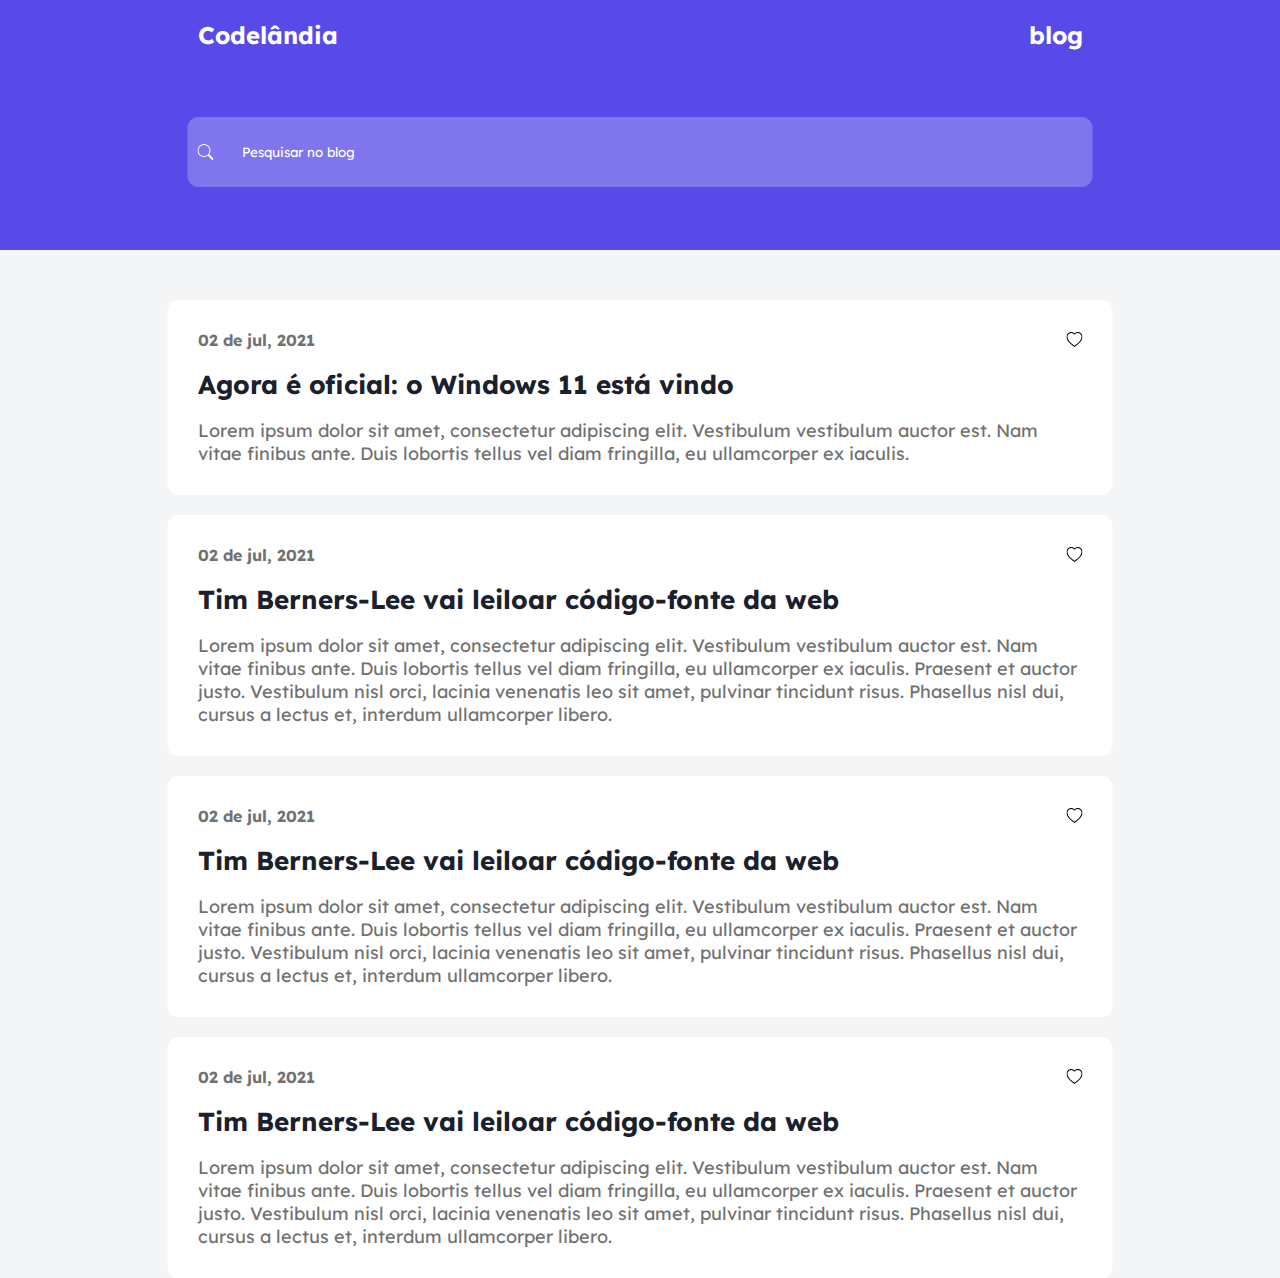
<file: Desafio 1/index.html>
<!DOCTYPE html>
<html lang="pt-br">

<head>
    <meta charset="UTF-8">
    <link rel="preconnect" href="https://fonts.googleapis.com">
    <link rel="preconnect" href="https://fonts.gstatic.com" crossorigin>
    <link href="https://fonts.googleapis.com/css2?family=Lexend+Deca:wght@200&display=swap" rel="stylesheet">
    <meta name="viewport" content="width=device-width, initial-scale=1.0">
    <link rel="stylesheet" href="style.css">
    <title>Desafio 1</title>
</head>

<body>
    <div class="nav-bar">
        <div class="name">
            <h1>Codelândia</h1>
            <h1>blog</h1>
        </div>
        <div class="input">

            <svg xmlns="http://www.w3.org/2000/svg" width="16" height="16" fill="currentColor" class="bi bi-search"
                viewBox="0 0 16 16" color="white" backgroud-color="#3d33ab">
                <path
                    d="M11.742 10.344a6.5 6.5 0 1 0-1.397 1.398h-.001c.03.04.062.078.098.115l3.85 3.85a1 1 0 0 0 1.415-1.414l-3.85-3.85a1.007 1.007 0 0 0-.115-.1zM12 6.5a5.5 5.5 0 1 1-11 0 5.5 5.5 0 0 1 11 0z" />
            </svg>
            <input type="text" placeholder="Pesquisar no blog">
        </div>

    </div>
    <div class="texto1">
        <div class="data">
            <h4>02 de jul, 2021</h4>
            <svg xmlns="http://www.w3.org/2000/svg" width="16" height="16" fill="currentColor" class="bi bi-heart"
                viewBox="0 0 16 16">
                <path
                    d="m8 2.748-.717-.737C5.6.281 2.514.878 1.4 3.053c-.523 1.023-.641 2.5.314 4.385.92 1.815 2.834 3.989 6.286 6.357 3.452-2.368 5.365-4.542 6.286-6.357.955-1.886.838-3.362.314-4.385C13.486.878 10.4.28 8.717 2.01L8 2.748zM8 15C-7.333 4.868 3.279-3.04 7.824 1.143c.06.055.119.112.176.171a3.12 3.12 0 0 1 .176-.17C12.72-3.042 23.333 4.867 8 15z" />
            </svg>
        </div>
        <br>
        <div>
            <h1>Agora é oficial: o Windows 11 está vindo</h1>
            <br>
            <p>Lorem ipsum dolor sit amet, consectetur adipiscing elit. Vestibulum vestibulum auctor est. Nam vitae
                finibus ante. Duis lobortis tellus vel diam fringilla, eu ullamcorper ex iaculis.</p>
        </div>


    </div>
    <div class="texto1">
        <div class="data">
            <h4>02 de jul, 2021</h4>
            <svg xmlns="http://www.w3.org/2000/svg" width="16" height="16" fill="currentColor" class="bi bi-heart"
                viewBox="0 0 16 16">
                <path
                    d="m8 2.748-.717-.737C5.6.281 2.514.878 1.4 3.053c-.523 1.023-.641 2.5.314 4.385.92 1.815 2.834 3.989 6.286 6.357 3.452-2.368 5.365-4.542 6.286-6.357.955-1.886.838-3.362.314-4.385C13.486.878 10.4.28 8.717 2.01L8 2.748zM8 15C-7.333 4.868 3.279-3.04 7.824 1.143c.06.055.119.112.176.171a3.12 3.12 0 0 1 .176-.17C12.72-3.042 23.333 4.867 8 15z" />
            </svg>
        </div>
        <br>
        <div>
            <h1>Tim Berners-Lee vai leiloar código-fonte da web</h1>
            <br>
            <p>Lorem ipsum dolor sit amet, consectetur adipiscing elit. Vestibulum vestibulum auctor est. Nam vitae finibus ante. Duis lobortis tellus vel diam fringilla, eu ullamcorper ex iaculis. Praesent et auctor justo. Vestibulum nisl orci, lacinia venenatis leo sit amet, pulvinar tincidunt risus. Phasellus nisl dui, cursus a lectus et, interdum ullamcorper libero.</p>
        </div>
    </div>

    <div class="texto1">
        <div class="data">
            <h4>02 de jul, 2021</h4>
            <svg xmlns="http://www.w3.org/2000/svg" width="16" height="16" fill="currentColor" class="bi bi-heart"
                viewBox="0 0 16 16">
                <path
                    d="m8 2.748-.717-.737C5.6.281 2.514.878 1.4 3.053c-.523 1.023-.641 2.5.314 4.385.92 1.815 2.834 3.989 6.286 6.357 3.452-2.368 5.365-4.542 6.286-6.357.955-1.886.838-3.362.314-4.385C13.486.878 10.4.28 8.717 2.01L8 2.748zM8 15C-7.333 4.868 3.279-3.04 7.824 1.143c.06.055.119.112.176.171a3.12 3.12 0 0 1 .176-.17C12.72-3.042 23.333 4.867 8 15z" />
            </svg>
        </div>
        <br>
        <div>
            <h1>Tim Berners-Lee vai leiloar código-fonte da web</h1>
            <br>
            <p>Lorem ipsum dolor sit amet, consectetur adipiscing elit. Vestibulum vestibulum auctor est. Nam vitae finibus ante. Duis lobortis tellus vel diam fringilla, eu ullamcorper ex iaculis. Praesent et auctor justo. Vestibulum nisl orci, lacinia venenatis leo sit amet, pulvinar tincidunt risus. Phasellus nisl dui, cursus a lectus et, interdum ullamcorper libero.</p>
        </div>
    </div>

    <div class="texto1">
        <div class="data">
            <h4>02 de jul, 2021</h4>
            <svg xmlns="http://www.w3.org/2000/svg" width="16" height="16" fill="currentColor" class="bi bi-heart"
                viewBox="0 0 16 16">
                <path
                    d="m8 2.748-.717-.737C5.6.281 2.514.878 1.4 3.053c-.523 1.023-.641 2.5.314 4.385.92 1.815 2.834 3.989 6.286 6.357 3.452-2.368 5.365-4.542 6.286-6.357.955-1.886.838-3.362.314-4.385C13.486.878 10.4.28 8.717 2.01L8 2.748zM8 15C-7.333 4.868 3.279-3.04 7.824 1.143c.06.055.119.112.176.171a3.12 3.12 0 0 1 .176-.17C12.72-3.042 23.333 4.867 8 15z" />
            </svg>
        </div>
        <br>
        <div>
            <h1>Tim Berners-Lee vai leiloar código-fonte da web</h1>
            <br>
            <p>Lorem ipsum dolor sit amet, consectetur adipiscing elit. Vestibulum vestibulum auctor est. Nam vitae finibus ante. Duis lobortis tellus vel diam fringilla, eu ullamcorper ex iaculis. Praesent et auctor justo. Vestibulum nisl orci, lacinia venenatis leo sit amet, pulvinar tincidunt risus. Phasellus nisl dui, cursus a lectus et, interdum ullamcorper libero.</p>
        </div>
    </div>

</body>

</html>
</file>
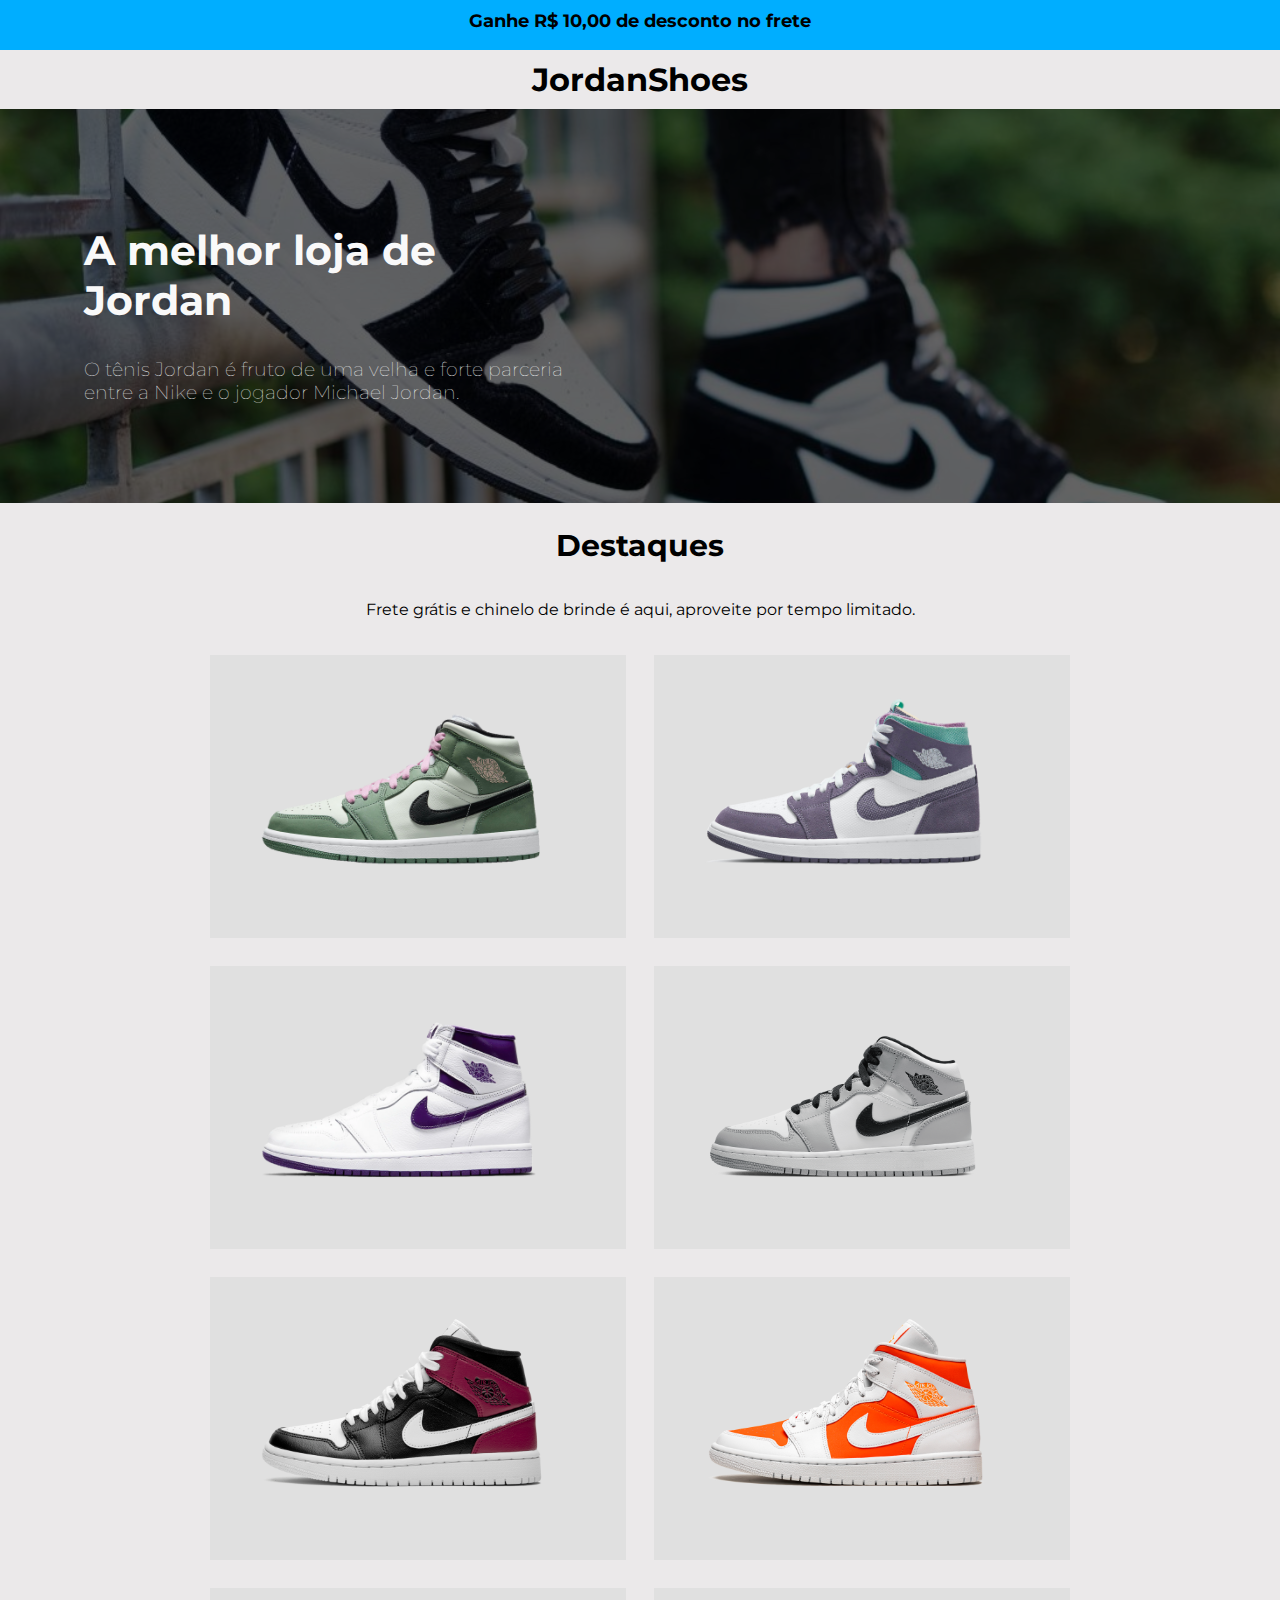
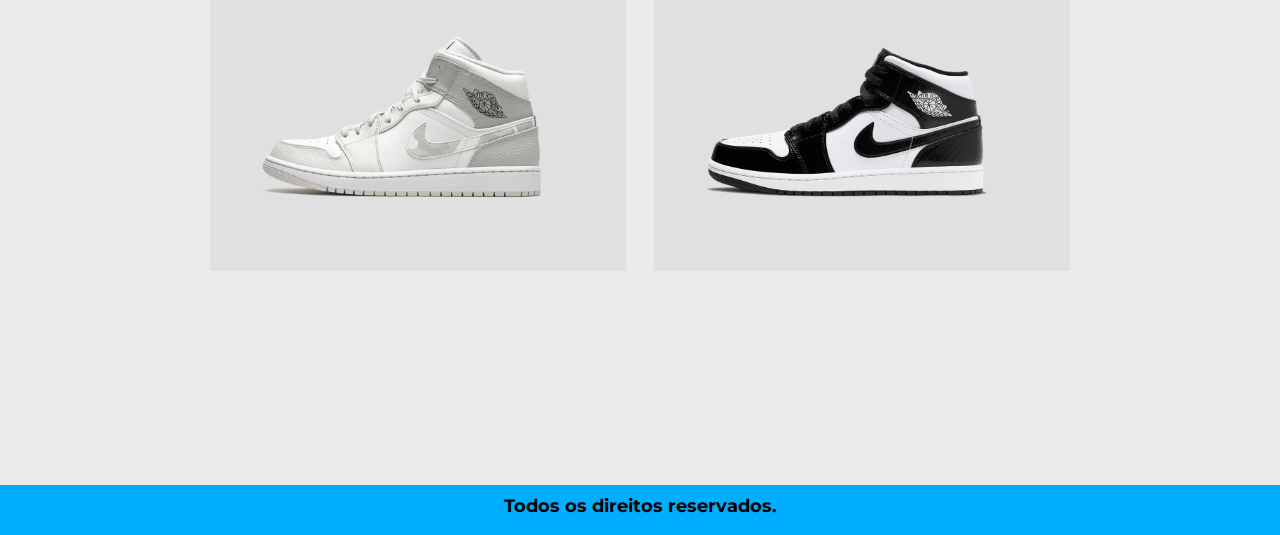
<file: Desafio 2/index.html>
<!DOCTYPE html>
<html lang="pt-br">
<head>
    <meta charset="UTF-8">
    <meta name="viewport" content="width=device-width, initial-scale=1.0">
    <link rel="stylesheet" href="style.css">
    <link rel="preconnect" href="https://fonts.googleapis.com">
    <link rel="preconnect" href="https://fonts.gstatic.com" crossorigin>
    <link href="https://fonts.googleapis.com/css2?family=Montserrat:wght@500&display=swap" rel="stylesheet">
    <title>Desafio 2</title>
</head>
<body>
    <div class="nav-1">
        <h3>Ganhe R$ 10,00 de desconto no frete</h3>
    </div>
    <div class="txt-1">
        <h1>JordanShoes</h1>
    </div>
    <div class="nav-princ">
        <h1>A melhor loja de Jordan</h1>
        <p>O tênis Jordan é fruto de uma velha e forte parceria <br> entre a Nike e o jogador Michael Jordan.</p>
    </div>

    <div class="txt-2">
        <h1>Destaques</h1>
        <p>Frete grátis e chinelo de brinde é aqui, aproveite por tempo limitado. </p>
    </div> 

    <div class="corpo">
        <div class="tenis">
            <img src="img/1.png" alt="">
        </div>
        <div class="tenis">
            <img src="img/2.png" alt="">
        </div>
        <div class="tenis">
            <img src="img/3.png" alt="">
        </div>
        <div class="tenis">
            <img src="img/4.png" alt="">
        </div>
        <div class="tenis">
            <img src="img/5.png" alt="">
        </div>
        <div class="tenis">
            <img src="img/6.png" alt="">
        </div>
        <div class="tenis">
            <img src="img/7.png" alt="">
        </div>
        <div class="tenis">
            <img src="img/8.png" alt="">
        </div>
    </div>

    <div class="rodape">
        <h3>Todos os direitos reservados.</h3>
    </div>
</div>
</body>
</html>
</file>
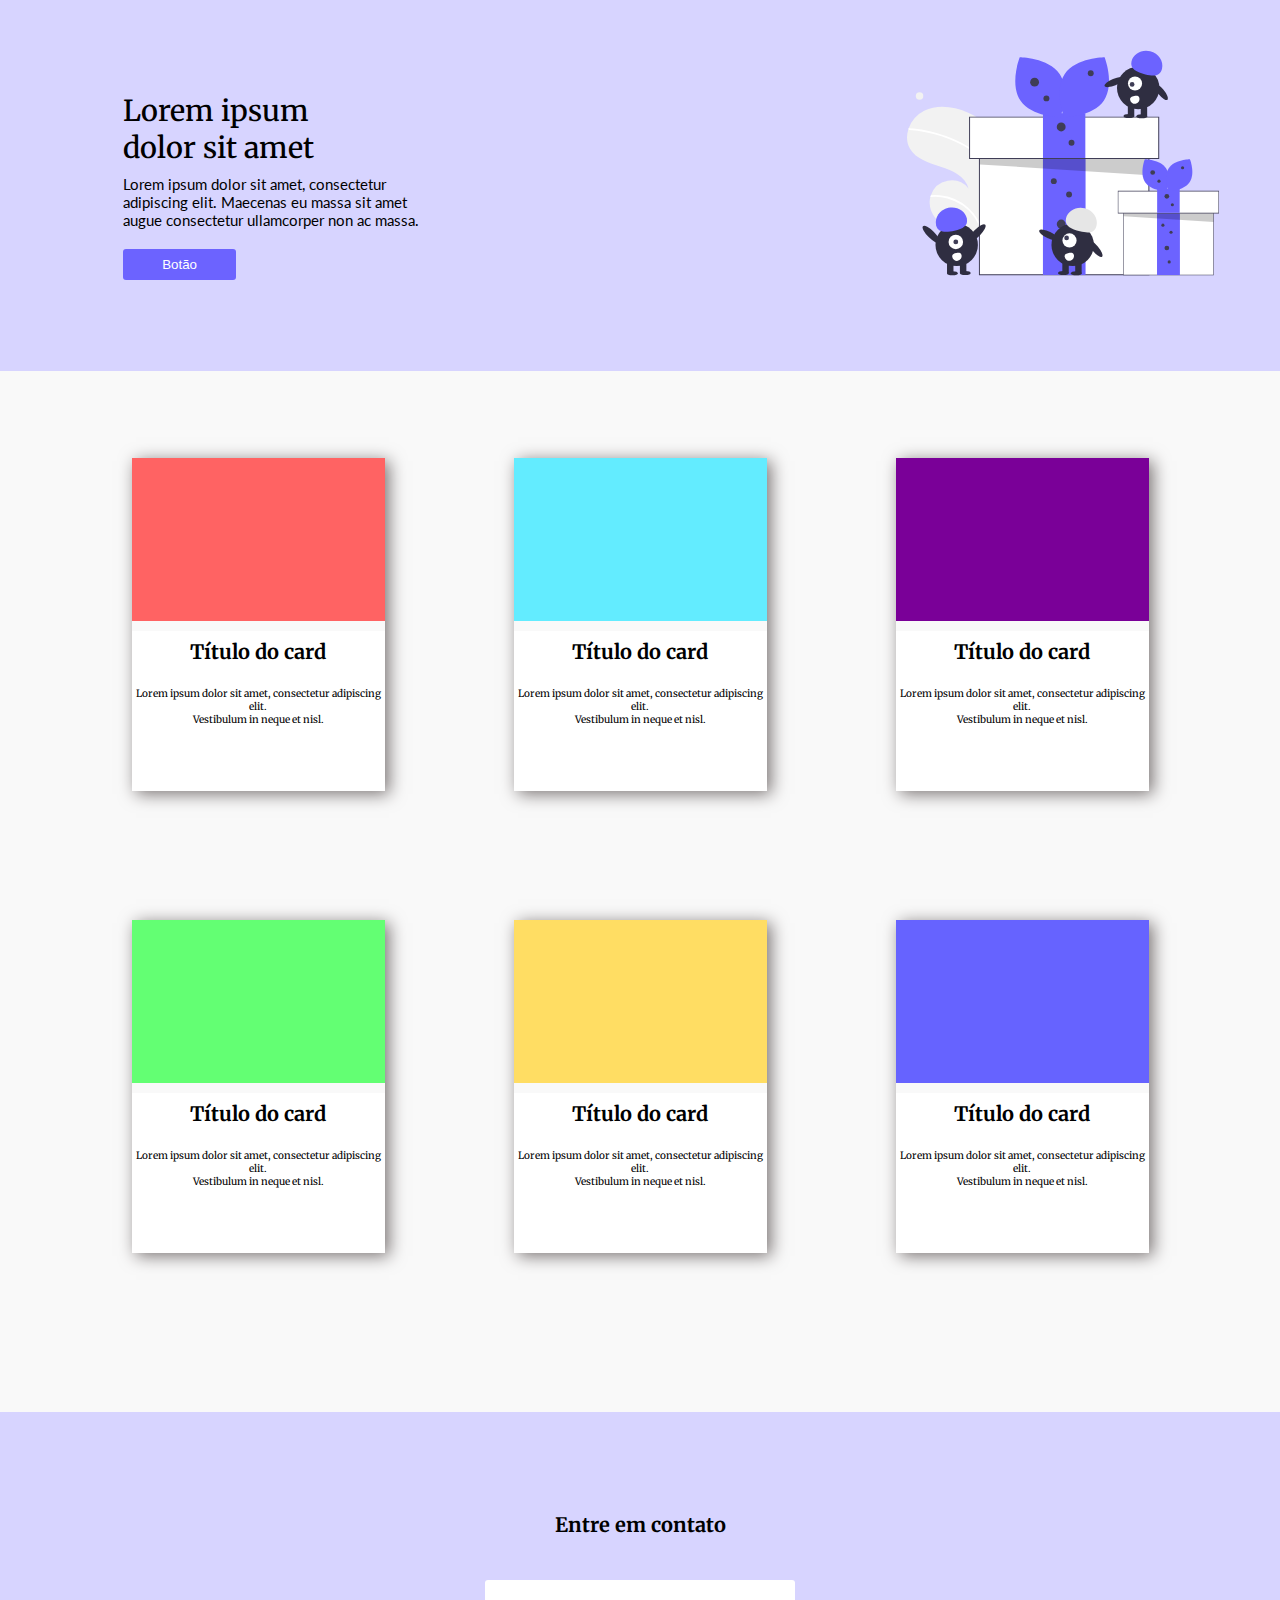
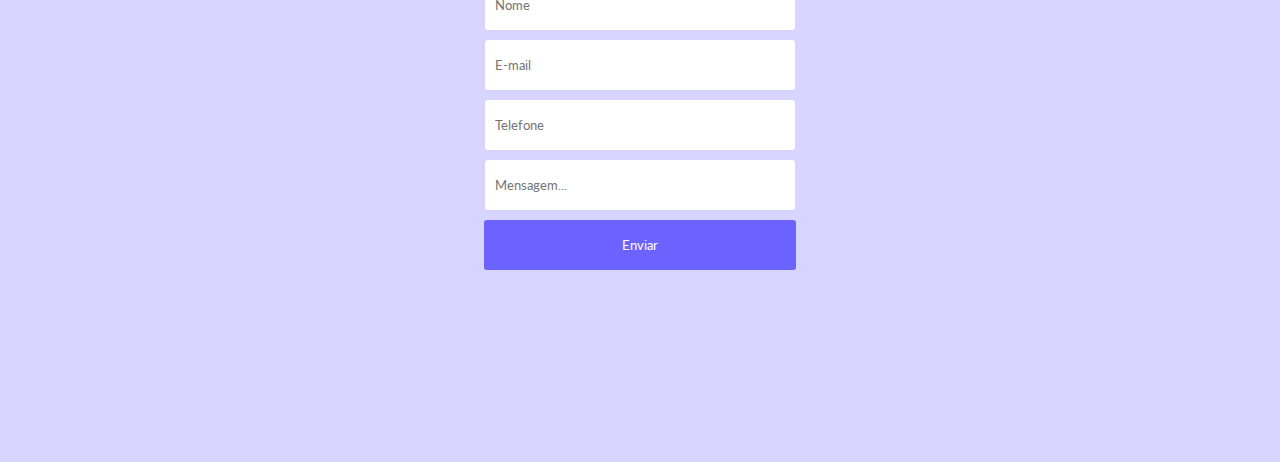
<file: Desafio 3/index.html>
<!DOCTYPE html>
<html lang="pt-br">

<head>
    <link rel="preconnect" href="https://fonts.googleapis.com">
    <link rel="preconnect" href="https://fonts.gstatic.com" crossorigin>
    <link
        href="https://fonts.googleapis.com/css2?family=Lato:wght@300&family=Merriweather:wght@300;400&family=Montserrat:wght@200&display=swap"
        rel="stylesheet">

    <link rel="preconnect" href="https://fonts.googleapis.com">
    <link rel="preconnect" href="https://fonts.gstatic.com" crossorigin>
    <link href="https://fonts.googleapis.com/css2?family=Lato:wght@300&family=Merriweather:wght@300;400&display=swap"
        rel="stylesheet">

    <link rel="stylesheet" href="style.css">
    <meta charset="UTF-8">
    <meta name="viewport" content="width=device-width, initial-scale=1.0">
    <title>Document</title>
</head>

<body>
    <div class="nav-bar">
        <div class="texto">
            <h1>Lorem ipsum dolor sit amet</h1>
            <p>Lorem ipsum dolor sit amet, consectetur adipiscing elit. Maecenas eu massa sit amet <br> augue
                consectetur ullamcorper non ac massa.</p>
            <button>Botão</button>
        </div>
        <img src="img/illustration.svg" alt="">
    </div>

    <div class="cards">
        <div class="card1">
            <div id="vermelho" class="cor"></div>
            <div class="texto-card">
                <h1>Título do card</h1>
                <p>Lorem ipsum dolor sit amet, consectetur adipiscing elit. <br> Vestibulum in neque et nisl.</p>
            </div>
        </div>
        <div class="card1">
            <div id="azul-claro" class="cor"></div>
            <div class="texto-card">
                <h1>Título do card</h1>
                <p>Lorem ipsum dolor sit amet, consectetur adipiscing elit. <br> Vestibulum in neque et nisl.</p>
            </div>
        </div>
        <div class="card1">
            <div id="roxo" class="cor"></div>
            <div class="texto-card">
                <h1>Título do card</h1>
                <p>Lorem ipsum dolor sit amet, consectetur adipiscing elit. <br> Vestibulum in neque et nisl.</p>
            </div>
        </div>
        <div class="card1">
            <div id="verde" class="cor"></div>
            <div class="texto-card">
                <h1>Título do card</h1>
                <p>Lorem ipsum dolor sit amet, consectetur adipiscing elit. <br> Vestibulum in neque et nisl.</p>
            </div>
        </div>
        <div class="card1">
            <div id="amarelo" class="cor"></div>
            <div class="texto-card">
                <h1>Título do card</h1>
                <p>Lorem ipsum dolor sit amet, consectetur adipiscing elit. <br> Vestibulum in neque et nisl.</p>
            </div>
        </div>

        <div class="card1">
            <div id="azul-escuro" class="cor"></div>
            <div class="texto-card">
                <h1>Título do card</h1>
                <p>Lorem ipsum dolor sit amet, consectetur adipiscing elit. <br> Vestibulum in neque et nisl.</p>
            </div>
        </div>

    </div>

    <div class="rodape">
        <h1>Entre em contato</h1>
        <input type="text" placeholder="Nome">
        <input type="text" placeholder="E-mail">
        <input type="text" placeholder="Telefone">
        <input type="text" placeholder="Mensagem...">
        <button>Enviar</button>
    </div>
</body>

</html>
</file>
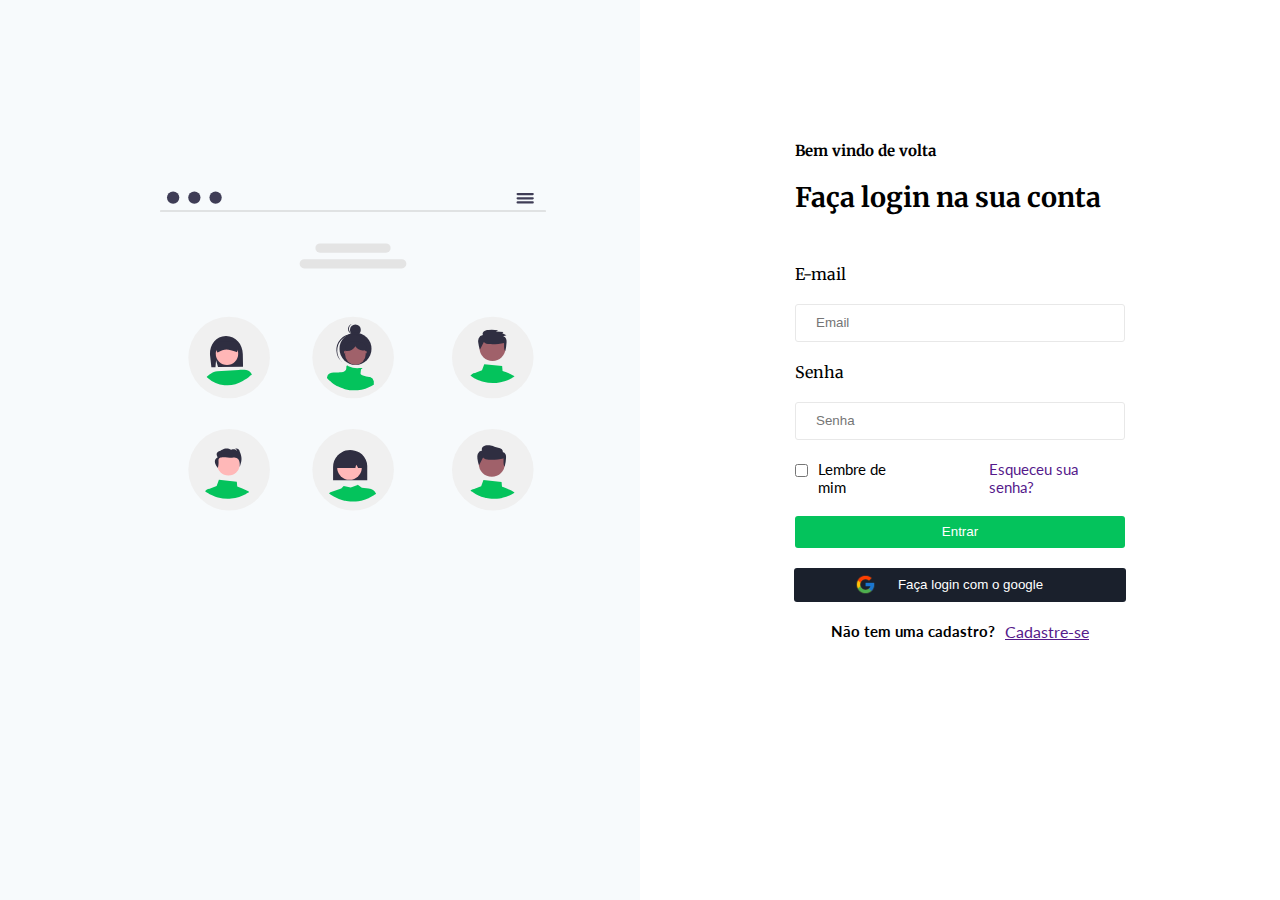
<file: Desafio 4/index.html>
<!DOCTYPE html>
<html lang="en">
<head>
    <!-- FONT 1 -->
    <link rel="preconnect" href="https://fonts.googleapis.com">
    <link rel="preconnect" href="https://fonts.gstatic.com" crossorigin>
    <link href="https://fonts.googleapis.com/css2?family=Merriweather:wght@300&display=swap" rel="stylesheet">
    
    <!-- FONT 2 - LATO -->
    <link rel="preconnect" href="https://fonts.googleapis.com">
    <link rel="preconnect" href="https://fonts.gstatic.com" crossorigin>
    <link href="https://fonts.googleapis.com/css2?family=Lato:wght@300&family=Merriweather:wght@300&display=swap" rel="stylesheet">

    <meta charset="UTF-8">
    <meta name="viewport" content="width=device-width, initial-scale=1.0">
    <script src="script.js"></script>
    <link rel="stylesheet" href="style.css">
    <title>Document</title>
</head>
<body>
    <div class="nav-img">
        <img src="img/illustration.svg" alt="">
    </div>

    <div class="login">
        <div class="elementos"> 

            <h3>Bem vindo de volta</h3>
            <h1>Faça login na sua conta</h1>
            <p>E-mail</p>
            <input id="input1" type="email" name="input1" placeholder="Email">
            <p>Senha</p>
            <input type="password" name="input2" id="input2" placeholder="Senha">

            <div class="link">
                <input type="checkbox" name="" id="">
                <p id="p" >Lembre de mim</p>
                <a href="">Esqueceu sua senha?</a>
            </div>

            <button id="botao1" onclick=limparInputs()>Entrar</button>

            <div class="button">

                <img src="img/google-logo.png" alt="">
                
                <button id="botao2">Faça login com o google</button>
            </div>
            <div class="cadastro">
            <h3>Não tem uma cadastro?</h3><a href="">Cadastre-se</a>
            </div>
        </div>
    </div>
</body>
</html>
</file>
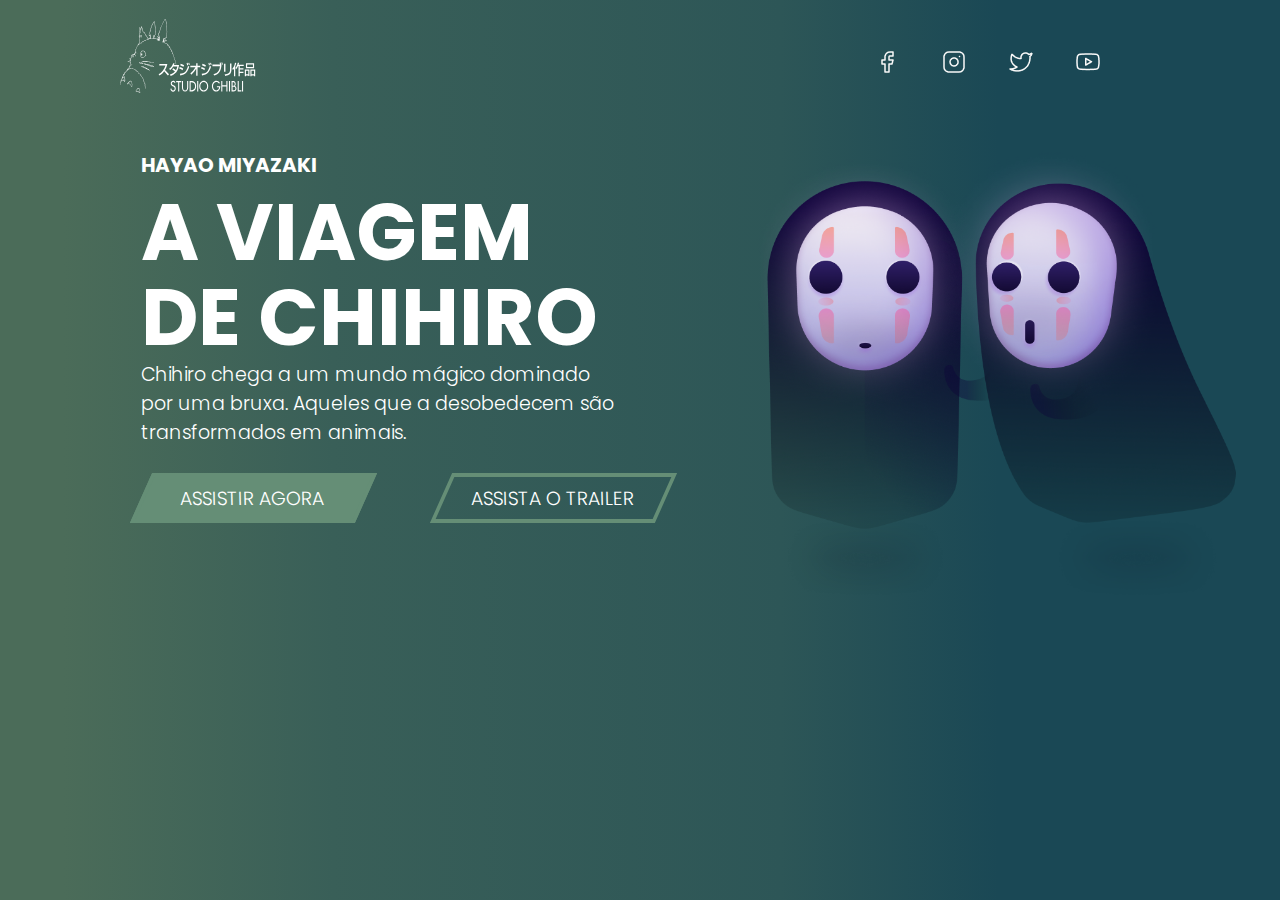
<file: Desafio 5/index.html>
<!DOCTYPE html>
<html lang="en">
<head>
    <meta charset="UTF-8">
    <meta name="viewport" content="width=device-width, initial-scale=1.0">
    <!-- Fonts -->
    <link rel="preconnect" href="https://fonts.googleapis.com">
    <link rel="preconnect" href="https://fonts.gstatic.com" crossorigin>
    <link href="https://fonts.googleapis.com/css2?family=Lexend+Deca:wght@200&family=Poppins:wght@300;600;900&display=swap" rel="stylesheet">
    <!-- CSS -->
    <link rel="stylesheet" href="style.css">
    <title>Document</title>
</head>
<body>
    <div class="nav-bar">
        <img id="logo" src="img/logo.svg" alt="">
        <li>
            <a href=""><img src="img/facebook.png" alt=""></a>
            <a href="https://www.instagram.com/accounts"><img src="img/instagram.png" alt=""></a>
            <a href=""><img src="img/twitter.png" alt=""></a>
            <a href=""><img src="img/youtube.png" alt=""></a>
        </li>
    </div>
    <div class="textos">
        <div class="txt">
            <h3>HAYAO MIYAZAKI</h3>
            <h1>A VIAGEM <br> DE CHIHIRO</h1>
            <p>Chihiro chega a um mundo mágico dominado por uma bruxa. Aqueles que a desobedecem são transformados em animais.</p>
            
            <div class="botao">
                <button id="btn1" class="btn"  class="btn">
                    <p>Assistir agora</p>
                </button>
                <button id="btn2"><p>Assista o trailer</p></button>
            </div>
        </div>

    

        
        <div class="img">
            <img src="img/illustration.png" alt="">
    
        </div>
    </div>
</body>
</html>
</file>
<file: Desafio 1/style.css>
*{margin: 0; padding: 0;}
html{
    background-color: #F3F5F7;
}
.nav-bar{
    background-color: #574AE8;
    width: 100%;
    height: 250px;
    position: fixed;
    z-index: 1;
}
.name h1{
    font-size: 24px;
    background-color: #574AE8;
    font-family: 'Lexend Deca', sans-serif;
    color: white;
    position: relative;
    cursor: pointer;
}
.name h1:hover{
    color: #3d33ab;
}

.name{
    background-color: #574AE8;
    top: 20px;
    display: flex;
    align-items: center;
    justify-content: space-between;
    width: 885px;
    position: relative;
    left: 50%;
    transform: translate(-50%);
}

.input{
    /* background-color: #574AE8; */
    padding: 10px;
    border-radius: 11px;
    position: relative;
    left: 50%;
    transform: translate(-50%);
    top: 87px;
    background-color: rgb(255, 255, 255,0.24);
    width: 885px;
    display: flex;
    align-items: center;
    justify-content: space-between;
}
.input input{
    width: 95%; 
    height: 50px;
    border: none;
    background: none;
    outline: none;
    margin-left: 20px;
    color: white;
}
.input input::placeholder{
    font-family: 'Lexend Deca', sans-serif;
    color: white;
}
svg{
    background: none;}

    
.texto1{
    border-radius: 11px;
    margin-bottom: 20px;
    padding: 30px;
    height: 100%;
    position: relative;
    width: 885px;
    top: 300px;
    left: 50%; 
    transform: translate(-50%);
    background-color: #FFFFFF;
    
}
.data{
    display: flex;
    align-items: center;
    justify-content: space-between;
}
.texto1 h4{
    font-family: 'Lexend Deca', sans-serif;
    font-size: 16px;
    color: #717171;
}
.texto1 h1{
    cursor: pointer;
    font-family: 'Lexend Deca', sans-serif;
    font-size: 26px;
    color: #1A202C;
}
.texto1 p{
    font-family: 'Lexend Deca', sans-serif;
    font-size: 18px;
    color: #717171;
}
svg{
    cursor: pointer;
}
svg:hover{
    color: red;
}
.svgbi bi-search{background-color: #574AE8;}
@media screen and (max-width: 900px) {
    /* .menu { width:400px; } */
    .input { 
        
        width: 383px; 
    }
    #code h1{
        left: 20%;
    }
    .name{
        width: 383px;
    }
    .texto1{
        width: 383px;
    }
    }
</file>
<file: Desafio 2/style.css>
*{margin: 0; padding: 0;}

/* teste */
html{
    background-color: #EBE9EA;
}
.nav-1{
    width: 100%;
    height: 50px;
    background-color: #00AEFF;
}
.nav-1 h3{
    font-family: "Montserrat";
    text-align: center;
    font-size: 18px;
    padding: 10px;
}
.txt-1 h1{
    font-family: "Montserrat";
    text-align: center;
    padding: 10px;
}
.nav-princ{
    position: relative;
    background: rgb(0 0 0 / 61%) url(img/wallpaper.jpeg);
    width: 100%;
    height: 394px;
    background-repeat: no-repeat;
    background-position: center;
    background-size: cover;
    background-blend-mode: multiply;
}
.nav-princ h1{
    position: relative;
    font-family: "Montserrat";
    font-size: 41px;
    left: 40px;
    padding: 44px;
    top: 72px;
    width: 500px;
    color: #F9F9F9;

}
.nav-princ p{
    position: relative;
    font-family: "Montserrat";
    font-size: 19px;
    padding: 44px;
    left: 40px;
    font-weight: 100;
    top: 17px;
    width: 498px;
    color: #F9F9F9;
}
.txt-2{
    margin-top: 24px;
}
.txt-2 h1{
    font-weight: bold;
    font-family: "Montserrat";
    text-align: center;
    font-size: 30px;
}
.txt-2 p{
    margin-top: 36px;
    font-family: "Montserrat";
    text-align: center;
    font-size: 16px;
}
.tenis img{
    margin-left: 14px;
    margin-top: 29px;
    width: 350px;
}
.tenis{
    margin: 14px;
    display: inline-block;
    width: 416px;
    height: 283px;
    background-color: #E0E0E0;
}
.corpo{
    display: flex;
    justify-content: center;
    align-items: center;
    flex-wrap: wrap;
    /* margin-right: 20px;
    /* margin-left: 60px; */
    margin-top: 22px; 
}
.rodape{
    margin-top: 200px;
    width: 100%;
    height: 50px;
    background-color: #00AEFF;
}
.rodape h3{
    font-family: "Montserrat";
    text-align: center;
    font-size: 18px;
    padding: 10px;
}
.tenis img:hover{
    cursor: pointer;
    transform: scale(1.2);
    transition: all 0.3s ease-in-out;


}
 @media screen and (max-width: 900px) {
    .nav-princ h1{
        width: 77%;
        left: 1px;
        font-size: 30px;
        padding: 30px;
    }
    .nav-princ p{
        width: 77%;
        padding: 30px;
        left: 1px;
        font-size: 15px;
    }
    .tenis{
        width: 95%;

    }
    .tenis img{
        width: 95%;
    }
 }
 @media screen and (max-width: 600px) {
    .nav-princ h1{
        width: 84%;
        left: 1px;
    }
    .nav-princ p{
        left: 1px;
        font-size: 15px;
    }
 }
</file>
<file: Desafio 3/style.css>
*{
    margin: 0;
    padding: 0;
}
html{
    background-color: #F9F9F9;
}
.nav-bar{
    gap: 482px;
    display: flex;
    align-items: center;
    justify-content: center;
    width: 100%;
    height: 371px;
    background-color: #D7D4FF;
}
.nav-bar h1{
    width: 207px;
    font-weight: 500;
    margin-bottom: 9px;
    font-family: 'Merriweather', serif;
    font-size: 29px;

}
.nav-bar p{
    width: 314px;
    font-size: 15px;
    margin-bottom: 20px;
    font-family: 'Lato', sans-serif;
}
.nav-bar img{

    margin-top: -46px;
    margin-left: -7px;
    margin-right: 217px;
    width: 312px;
    height: 300px;
}
.texto button{
    color: white;
    border-radius: 3px;
    border: 0;
    height: 31px;
    background-color: #6C63FF;
    width: 113px;
    cursor: pointer;
}
.texto button:hover{
    background-color: #2f24ff;
}
.texto{
    width: 309px;

    padding-left: 100px;
    position: relative;
    margin-left: 14%;
}
.cards{
    margin-bottom: 159px;
    margin-top: 87px;
    gap: 129px;
    flex-direction: row;
    justify-content: center;
    align-items: center;
    flex-wrap: wrap;
    display: flex;
}
.card1{
    box-shadow: 0px 0px 1em #666;
-webkit-box-shadow:4px 3px 1em #797373;
-moz-box-shadow: 0px 0px 1em #666;
}
.cor{
    height: 163px;
    width: 253px;
}
#vermelho{
    background-color: #FF6363;
}

#azul-claro{
    background-color: #63ECFF;
}

#verde{
    background-color: #63FF73;
}

#amarelo{
    background-color: #FFDD63;
}

#azul-escuro{
    background-color: #6663FF;

}

#roxo{
    background-color: #7a0098;
}

.texto-card{
    text-align: center;
    position: relative;
    align-items: center;
    background-color: #ffff;
    height: 160px;
    width: 253px;
    
}
.texto-card h1{

    top: 8px;
    margin-top: 10px;
    position: relative;
    font-weight: bold;
    font-size: 20px;
    font-family: 'Merriweather', serif;

}
.texto-card p{
    margin-top: 31px;
    text-align: center;
    position: relative;
    font-size: 10px;
    font-family: 'Merriweather', serif;

}
.card1:hover{
    cursor: pointer; 
    transform: translate(-5%);
    transition: 500ms linear;
}
.rodape{
    gap: 10px;
    display: flex;
    align-items: center ;
    flex-direction: column;
    background-color: #D7D4FF;
    width: 100%;
    height: 650px;
}
.rodape h1{
    margin-bottom: 33px;
    margin-top: 100px;
    font-weight: bold;
    font-size: 20px;
    font-family: 'Merriweather', serif;
}
.rodape input{  
    padding-left: 10px;
    outline: none;
    border: 0;
    border-radius: 3px;
    width: 300px;
    height: 50px;
}

.rodape input::placeholder{

    font-family: 'Lato', sans-serif;
}
.rodape button{
    font-family: 'Lato', sans-serif;
    background-color: #6C63FF;
    width: 312px;
    height: 50px;
    border: 0;
    border-radius: 3px;
    color: white;
    cursor: pointer;
}
.rodape button:hover{
    background-color: #2f24ff;
}

@media screen and (max-width: 900px){
    .nav-bar{
        gap: 29px;
        justify-content: center;
    }
    .nav-bar h1{
        font-size: 15px;
        
    }
    .nav-bar p{
        width: 148px;
        
       font-size: 10px;

    }
    .texto{
        margin-left: 131px;
    }
    .nav-bar img{
        width: 201px;
    }
}
</file>
<file: Desafio 4/style.css>
*{
    margin: 0;
    padding: 0;
}
.nav-img{
    background-color: #F7FAFC;
    justify-content: left;
    position: absolute;
    width: 50%;
    height: 100%;
}
.nav-img img{
    
    margin-top: 29%;
    margin-left: 25%;
    position: relative;
    height: 330px;
    width: 386px;
}
.login{
    position: relative;
    width: 50%;
    height: 100%;
    left: 50%;
    display: flex;
    justify-content: center;
}
.elementos{
    width: 330px;
    height: 100%;
    gap: 20px;
    position: relative;
    display: flex;
    justify-content: center;
    /* left: 25%; */
    flex-direction: column;
    margin-top: 22%;
}
.elementos h3{
    font-family: 'Merriweather', serif;
    font-size: 15px;
}
.elementos p{
    font-family: 'Merriweather', serif;

}
.elementos h1{
    font-family: 'Merriweather', serif;
    font-size: 27px;
    margin-bottom: 30px;
}

.elementos input{
    padding: 3px;
    padding-left: 20px;
    height: 30px;
    border-radius: 3px;
    border: 1px solid #E8E8E8;
    outline: none;
    
}

.elementos img{
    right: 22px;
    position: relative;
    /* all: unset; */
    cursor: pointer;
    /* outline: revert; */
    width: 21px;

}
.link{
    display:flex;
    justify-content: left;
    gap: 10px;
}
.link a{
    font-family: 'Lato', sans-serif;
    font-size: 15px;
    text-decoration: none;
}
#p{
    margin-right: 62px;
    font-family: 'Lato', sans-serif;
    font-size: 15px;
}
.link input{
    cursor: pointer;
    margin-top: 2px;
    height: 17px;
}
.elementos button{
    cursor: pointer;
    height: 32px;
    border-radius: 3px;
    border: none;
}
#botao1{
    color: white;
    background-color: #04C35C;
}
#botao2{
    background-color: #1A202C;
    color: white;
}
#botao1:hover{
    background-color: #24e77e;
}

.button{
    padding: 1px;
    background-color: #1A202C;
    border-radius: 11px;
    position: relative;
    left: 50%;
    transform: translate(-50%);
    /* top: 87px; */
    width: 885px;
    display: flex;
    align-items: center;
    justify-content: center;
    width: 100%;
    cursor: pointer;
    height: 32px;
    border-radius: 3px;
    border: none;
}
.cadastro{
    position: relative;
    gap: 22px;
    display: flex;
    align-items: center;
    justify-content: center;
    gap: 10px;
    display: flex;
    align-items: center;
    margin-top: 0;

}
.cadastro h3{
    font-family: 'Lato', sans-serif;
}
.cadastro a{
    font-family: 'Lato', sans-serif;
}

@media screen and (max-width: 900px) {
    .nav-img{
        display: none;
    }  
    .elementos{
        width: 340px;
        transform: translate(-50%);
        left: 0%;
        justify-content: center;
    }
}
</file>
<file: Desafio 5/style.css>
*{
    margin: 0;
    padding: 0;
}
body{
    background: rgb(75,108,89);
    background: linear-gradient(90deg, rgba(75,108,89,1) 5%, rgba(57,95,88,1) 26%, rgba(45,86,87,1) 61%, rgba(26,72,85,1) 78%);
}
.nav-bar{
    justify-content: center;
    width: 100%;
    height: 100px;
    position: relative;
    display: flex;
    gap: 50%;
    top: 0%;
}

#logo{
    position: relative;
    top: 19%;
    height: 74px;
    width: 136px;
}
.nav-bar li {
    position: relative;
    top: 50%;
    transform: translate(-50%);
    list-style: none;
    left: 72px;
    /* flex-wrap: nowrap; */
}

.nav-bar img:hover{
    
    transform: scale(1.2);
    transition: all 0.3s ease-in-out;
}
.nav-bar a{
    line-height: 10px;
    display: inline;
    margin-left: 39px;
}
.textos{ 
    bottom: 24px; 
    justify-content: space-between;
    margin-left: 11%;
    color: white;
    margin-top: 5%;
    position: relative;
    display: flex;
    gap: 27px;
    /* flex-wrap: wrap; */

}
.textos h3{
    /* color: white; */
    line-height: 50px;
    font-size: 20px;
    font-family: 'Lexend Deca', sans-serif;
    font-family: 'Poppins', sans-serif; 
}
.textos h1{
        line-height: 85px;
    width: 100%;
    font-size: 79px;
    /* color: white; */
    font-family: 'Lexend Deca', sans-serif;
    font-family: 'Poppins', sans-serif;
}
.textos p{
    /* color: ; */
    font-weight: 300;
    width: 483px;
    font-size: 19px;
    font-family: 'Lexend Deca', sans-serif;
    font-family: 'Poppins', sans-serif;
    
}
.botao{
    margin-top: 5%;
    gap: 75px;
    /* justify-content: center; */
    display: flex;
    text-align: center;
}

.botao button{
    cursor: pointer;
    height: 50px;
    width: 225px;
    
    border: 4px solid #658e76;
    color: #100f0f;
    padding: 16px 40px;
    text-transform: uppercase;
    font-size: 24px;
    font-weight: 300;
    transform: skew(-24deg);
}
/* .botao #btn1{
    background-color: #658E76 !important;
} */
#btn2{ 
    background-color: transparent;
}
#btn2:hover{ 
    background-color: #658e76;
}
#btn1{
    background-color: #658e76;
}
#btn1:hover{
    background-color: transparent;
}
.botao button p{
    margin-top: -9px;
    color: white;
    margin-left: -15px;
    width: 165px;
    font-family: 'Poppins', sans-serif;
    transform: skew(25deg);
    font-weight: 300;
}

.img img{
    
    cursor: pointer;
    width: 531px;
    animation-name: floating;
    animation-duration: 3s;
    animation-iteration-count: infinite;
    animation-timing-function: ease-in-out;
    margin-left: 30px;
    margin-top: 5px;
}
 


.ll{
    display: flex;
    justify-content: center;
}
@keyframes floating {
    0% { transform: translate(0,  0px); }
    50%  { transform: translate(0, 20px); }
    100%   { transform: translate(0, -0px); }   
}
@media screen and (max-width: 928px){
    #logo{top: 8%;
        width: 110px;
        height: 58px;
    }
    .nav-bar{
        width: 95%;
        top: 0;
        gap: 44%;
        margin-left: 5%;
    }
    .nav-bar li a img{
        display: inline;
        width: 20px;
    }
    .nav-bar li{
        top: 41%;
        display: flex;
        right: 30px;
    }
    .textos{
        
        margin-top: 12%;
        gap: 5%;
        flex-wrap: unset;
    }
    /* .textos{
        margin-top: 50%;
        right: 5%;
        margin-right: 50px;
    } */
    .textos h1{
        line-height: 10px;
        line-height: 60px;
        font-size: 55px;
        width: 106%;
        
    }
    .textos h3{
        font-size: 15px
    }
    .textos p{
        width: 80%;
        font-size: 10px;
    }
    .img img{
        justify-content: center;
        width: 328px;
    }
    #btn2{
        display: none;
    }
    .botao button{
        height: 10px;
    }
}
@media screen and (max-width: 650px){
    #logo{top: 8%;
        width: 110px;
        height: 58px;
    }
    .nav-bar{
        width: 95%;
        top: 0;
        gap: 19%;
        margin-left: 5%;
    }
    .nav-bar li a img{
        display: inline;
        width: 20px;
    }
    .nav-bar li{
        top: 41%;
        display: flex;
        right: 30px;
    }
    .textos{
        
        margin-top: 0%;
        gap: 0%;
        flex-wrap: wrap-reverse;
    }
    /* .textos{
        margin-top: 50%;
        right: 5%;
        margin-right: 50px;
    } */
    .textos h1{
        width: 100%;
        line-height: 60px;
        font-size: 60px;
    }
    .textos h3{
        font-size: 20px;
        font-weight:600;
    }
    .textos p{
        width: 80%;
        font-size: 11px;
    }
    .img{
        top: 2px;
    }
    .img img{
        justify-content: center;
        width: 317px;
    }
    #btn2{
        display: none;
    }
    .botao button{
        height: 10px;
    }
}
</file>
